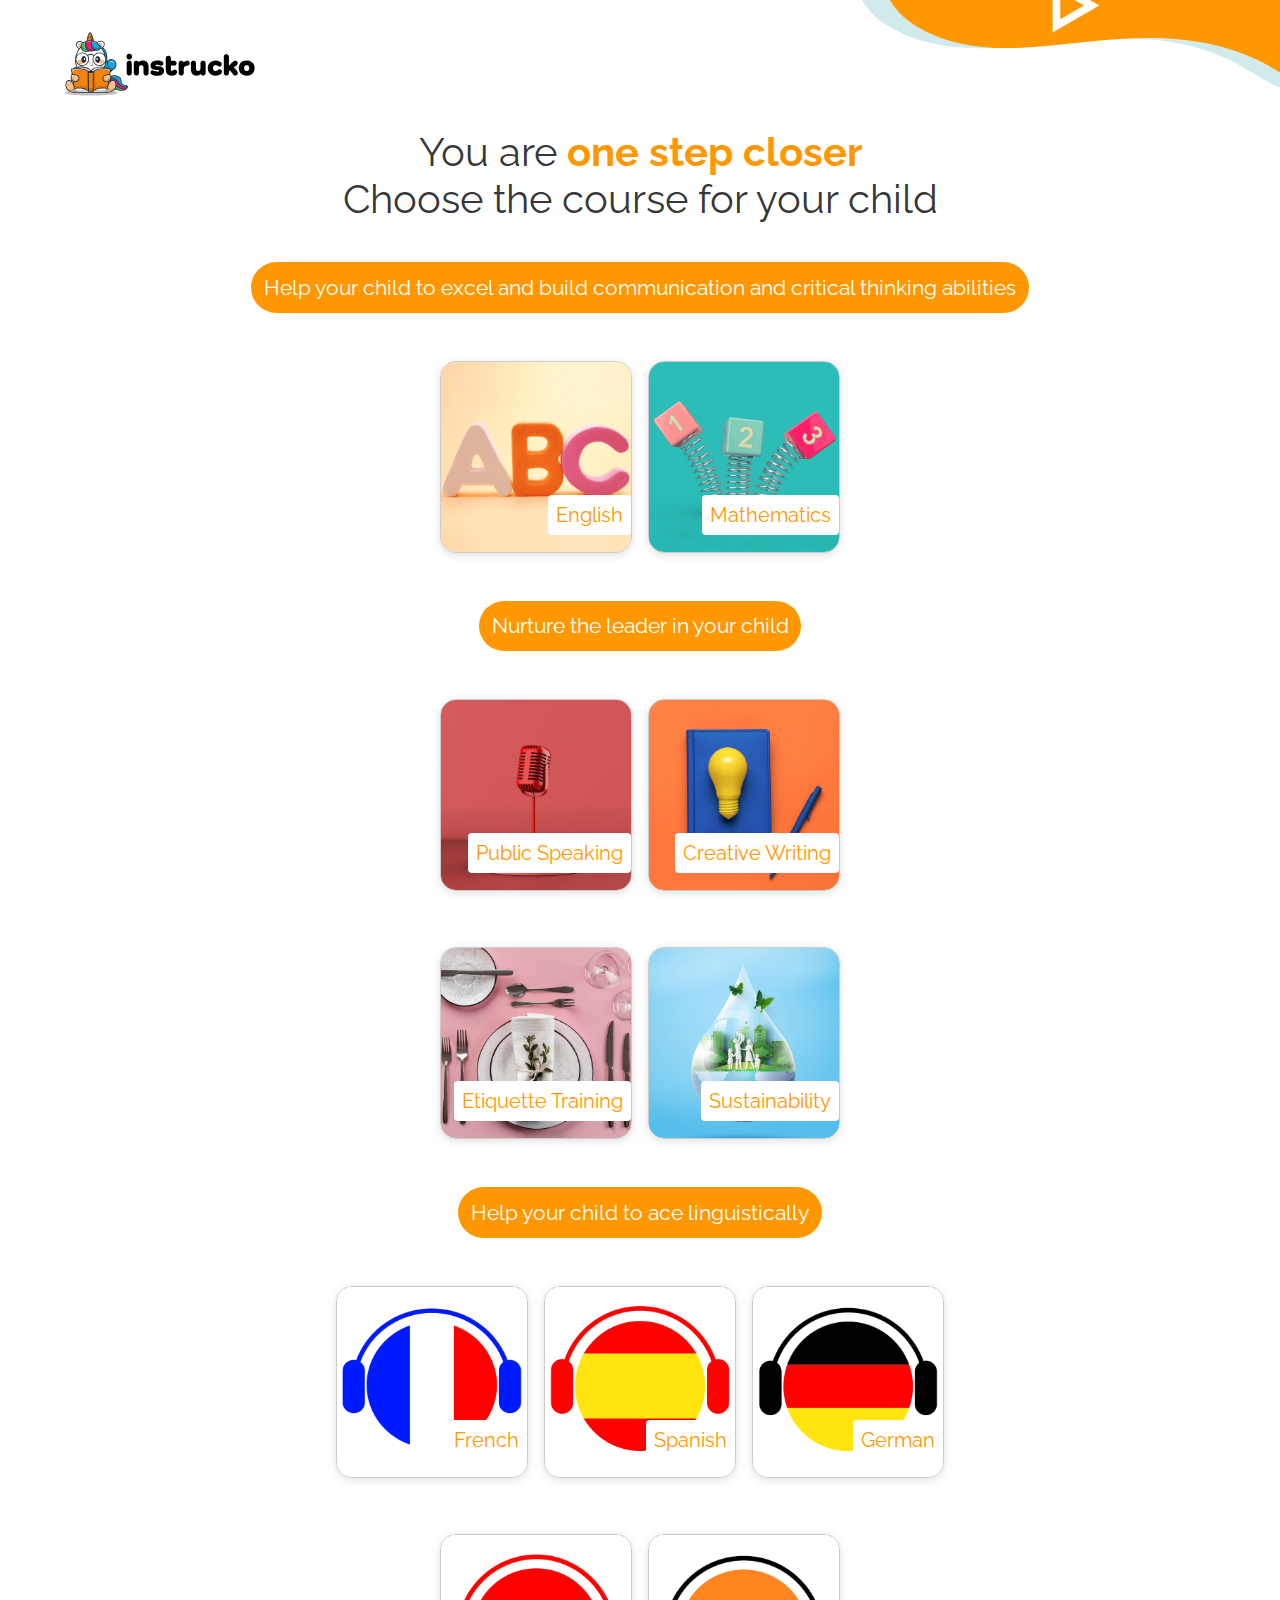
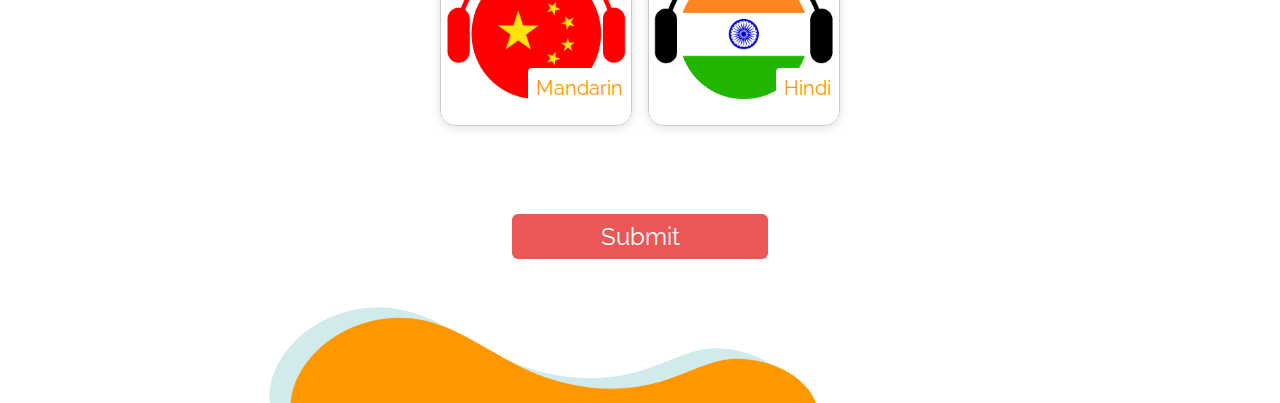
<file: courses.html>
<!DOCTYPE html>
<html lang="en">
  <head>
    <meta charset="UTF-8" />
    <meta http-equiv="X-UA-Compatible" content="IE=edge" />
    <meta
      name="viewport"
      content="width=device-width, initial-scale=1, maximum-scale=1"
    />
    <title>instrucko - Courses</title>
    <link rel="preconnect" href="https://fonts.googleapis.com" />
    <link rel="preconnect" href="https://fonts.gstatic.com" crossorigin />
    <link
      href="https://fonts.googleapis.com/css2?family=Raleway&display=swap"
      rel="stylesheet"
    />
    <link rel="stylesheet" href="./css/index.css" />
    <link rel="stylesheet" href="./css/course.css" />
  </head>
  <body>
    <nav class="navbar">
      <img src="./assets/logo.svg" alt="logo" class="logo" />
      <img
        src="./assets/topRightElement.svg"
        class="z-index-fix"
        alt="right svg"
      />
    </nav>
    <!-- random elements -->
    <!-- <img src="./assets/prop1.svg" alt="props" class="randomnumber" />
    <img src="./assets/prop2.svg" alt="props" class="randomnumber" />
    <img src="./assets/prop3.svg" alt="props" class="randomnumber" />
    <img src="./assets/prop4.svg" alt="props" class="randomnumber" />
    <img src="./assets/prop1.svg" alt="props" class="randomnumber" />
    <img src="./assets/prop2.svg" alt="props" class="randomnumber" />
    <img src="./assets/prop3.svg" alt="props" class="randomnumber" />
    <img src="./assets/prop4.svg" alt="props" class="randomnumber" />
    <img src="./assets/prop1.svg" alt="props" class="randomnumber" />
    <img src="./assets/prop2.svg" alt="props" class="randomnumber" />
    <img src="./assets/prop3.svg" alt="props" class="randomnumber" />
    <img src="./assets/prop4.svg" alt="props" class="randomnumber" />
    <img src="./assets/prop1.svg" alt="props" class="randomnumber" />
    <img src="./assets/prop2.svg" alt="props" class="randomnumber" />
    <img src="./assets/prop3.svg" alt="props" class="randomnumber" />
    <img src="./assets/prop4.svg" alt="props" class="randomnumber" />
    <img src="./assets/prop1.svg" alt="props" class="randomnumber" />
    <img src="./assets/prop2.svg" alt="props" class="randomnumber" />
    <img src="./assets/prop3.svg" alt="props" class="randomnumber" />
    <img src="./assets/prop4.svg" alt="props" class="randomnumber" />
    <img src="./assets/prop1.svg" alt="props" class="randomnumber" />
    <img src="./assets/prop2.svg" alt="props" class="randomnumber" />
    <img src="./assets/prop3.svg" alt="props" class="randomnumber" />
    <img src="./assets/prop4.svg" alt="props" class="randomnumber" /> -->
    <!-- ------ -->
    <section class="middle-section">
      <p class="courses-heading">
        You are <span>one step closer</span><br />
        Choose the course for your child
      </p>
      <section>
        <p class="bg-text">
          Help your child to excel and build communication and critical thinking
          abilities
            <div class="course-container center course-1"></div>
        </p>
      </section>

      <p class="bg-text">Nurture the leader in your child</p>
      <div class="course-container">
        <div class="center course-2"></div>
        <div class="center course-3"></div>
      </div>
      <p class="bg-text">Help your child to ace linguistically</p>
      <div class="course-container">
        <div class="course-container">
          <div class="center course-4"></div>
          <div class="center course-5"></div>
        </div>
      </div>
      <div class="center">
        <!-- <button onclick="submitCourses(this)" class="btn-submit">Submit</button> -->
        <a
          class="btn-submit center"
          onclick="submitCourses(this)"
          href="./thank-you.html"
          >Submit</a
        >
      </div>
    </section>
    <section class="bottom-last-container z-index-fix">
      <img src="./assets/bottomElement.svg" alt="bottom svg" />
    </section>
    <script src="./scripts/index.js"></script>
    <!-- <script
      src="https://code.jquery.com/jquery-3.6.0.min.js"
      integrity="sha256-/xUj+3OJU5yExlq6GSYGSHk7tPXikynS7ogEvDej/m4="
      crossorigin="anonymous"
    ></script> -->
  </body>
</html>
</file>
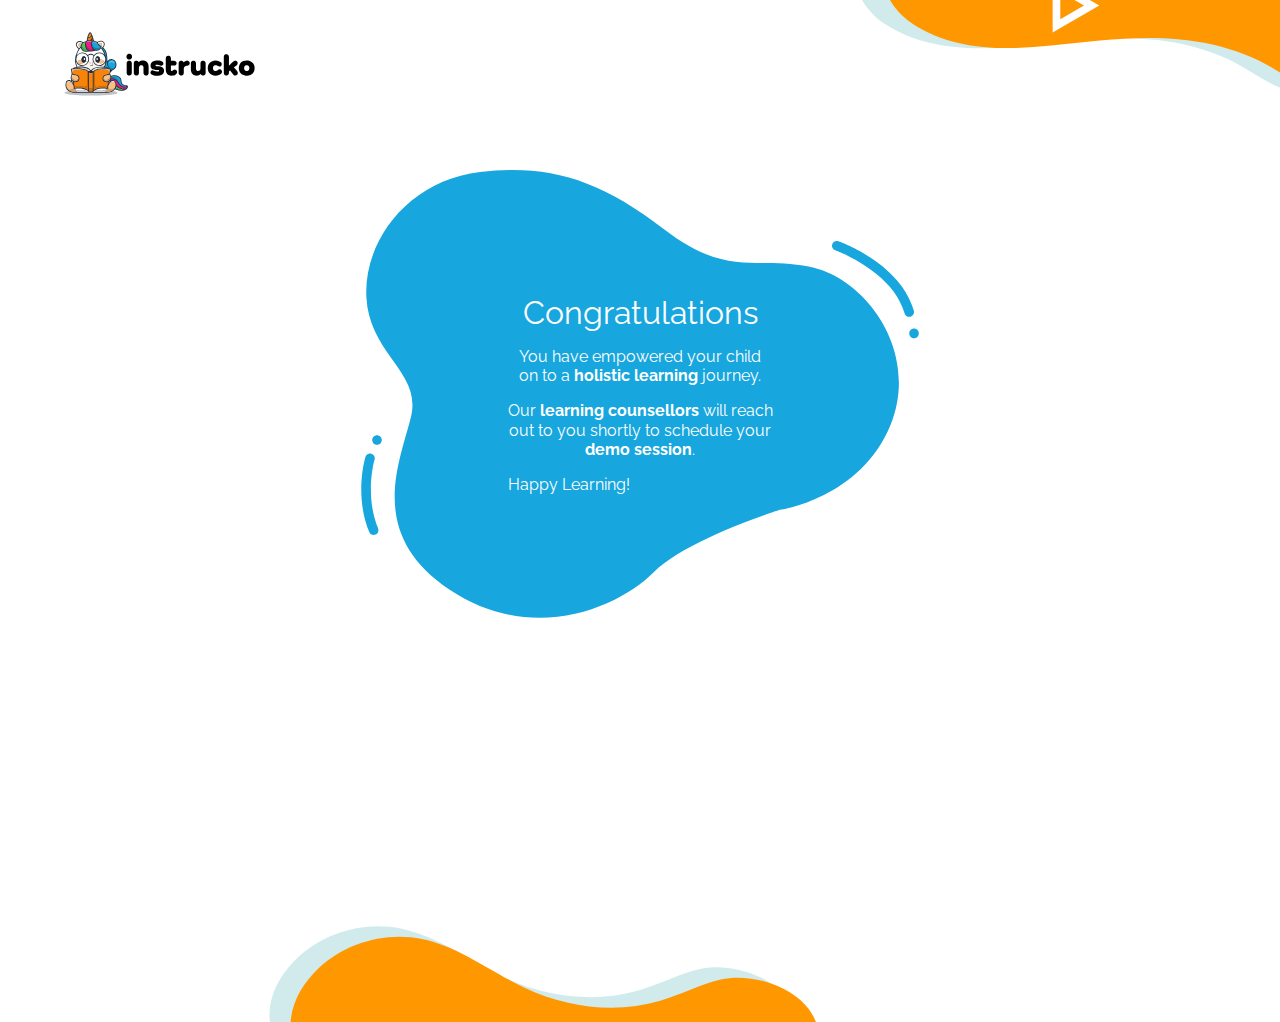
<file: thank-you.html>
<!DOCTYPE html>
<html lang="en">
  <head>
    <meta charset="UTF-8" />
    <meta http-equiv="X-UA-Compatible" content="IE=edge" />
    <meta
      name="viewport"
      content="width=device-width, initial-scale=1, maximum-scale=1"
    />
    <title>instrucko - Thank you</title>
    <link rel="preconnect" href="https://fonts.googleapis.com" />
    <link rel="preconnect" href="https://fonts.gstatic.com" crossorigin />
    <link
      href="https://fonts.googleapis.com/css2?family=Raleway&display=swap"
      rel="stylesheet"
    />
    <link rel="stylesheet" href="./css/index.css" />
    <link rel="stylesheet" href="./css/thank-you.css" />
  </head>
  <body>
    <nav class="navbar">
      <img src="./assets/logo.svg" alt="logo" class="logo" />
      <img
        src="./assets/topRightElement.svg"
        class="z-index-fix"
        alt="right svg"
      />
    </nav>
    <!-- random elements -->
    <!-- <img src="./assets/prop1.svg" alt="props" class="randomnumber" />
    <img src="./assets/prop2.svg" alt="props" class="randomnumber" />
    <img src="./assets/prop3.svg" alt="props" class="randomnumber" />
    <img src="./assets/prop4.svg" alt="props" class="randomnumber" />
    <img src="./assets/prop1.svg" alt="props" class="randomnumber" />
    <img src="./assets/prop2.svg" alt="props" class="randomnumber" />
    <img src="./assets/prop3.svg" alt="props" class="randomnumber" />
    <img src="./assets/prop4.svg" alt="props" class="randomnumber" />
    <img src="./assets/prop1.svg" alt="props" class="randomnumber" />
    <img src="./assets/prop2.svg" alt="props" class="randomnumber" />
    <img src="./assets/prop3.svg" alt="props" class="randomnumber" />
    <img src="./assets/prop4.svg" alt="props" class="randomnumber" /> -->
    <!-- ------ -->
    <section class="middle-section">
      <div class="middle-container hide-middle-container">
        <img
          class="middle-svg z-index-fix"
          src="./assets/middle.svg"
          alt="middle svg"
        />
        <div class="middle-container-text">
          <p>Congratulations</p>
          <p>
            You have empowered your child<br />on to a
            <strong>holistic learning</strong>
            journey.
          </p>
          <p>
            Our <strong>learning counsellors</strong> will reach<br />out to you
            shortly to schedule your<br /><strong>demo session</strong>.
          </p>
          <p>Happy Learning!</p>
        </div>
      </div>
      <div class="video-container-wrapper1">
        <div class="video-container flex-column video1-iframe"></div>
        <div class="middle-container">
          <img
            class="middle-svg z-index-fix"
            src="./assets/middle.svg"
            alt="middle svg"
          />
          <div class="middle-container-text">
            <p>Congratulations</p>
            <p>
              You have empowered your child<br />on to a
              <strong>holistic learning</strong>
              journey.
            </p>
            <p>
              Our <strong>learning counsellors</strong> will reach<br />out to
              you shortly to schedule your<br /><strong>demo session</strong>.
            </p>
            <p>Happy Learning!</p>
          </div>
        </div>
        <div class="video-container flex-column video2-iframe"></div>
      </div>
      <div class="video-container video3-iframe"></div>
    </section>
    <!-- <section class="render-iframe-mobile"></section> -->
    <section class="carousel-container">
      <div class="carousel">
        <!-- <iframe
          src="https://www.youtube.com/embed/QoDZ0LQsM7A"
          title="YouTube video player"
          frameborder="0"
          allow="accelerometer; autoplay; clipboard-write; encrypted-media; gyroscope; picture-in-picture"
          allowfullscreen
        ></iframe> -->
      </div>
      <div class="carousel-btn">
        <span onclick="leftSwipe(this)">
          <svg
            viewBox="0 0 24 24"
            height="28"
            width="28"
            aria-hidden="true"
            focusable="false"
            fill="currentColor"
            color="#0000008A"
            class="StyledIconBase-sc-bdy9j4 jbPeIR"
          >
            <path d="M15.41 7.41L14 6l-6 6 6 6 1.41-1.41L10.83 12z"></path>
          </svg>
        </span>
        <span onclick="rigthSwipe(this)"
          ><svg
            viewBox="0 0 24 24"
            height="28"
            width="28"
            aria-hidden="true"
            focusable="false"
            fill="currentColor"
            color="#0000008A"
            class="StyledIconBase-sc-bdy9j4 jbPeIR"
          >
            <path d="M10 6L8.59 7.41 13.17 12l-4.58 4.59L10 18l6-6z"></path>
          </svg>
        </span>
      </div>
    </section>

    <section class="bottom-last-container z-index-fix">
      <img src="./assets/bottomElement.svg" alt="bottom svg" />
    </section>
    <script src="./scripts/index.js"></script>
    <!-- <script
      src="https://code.jquery.com/jquery-3.6.0.min.js"
      integrity="sha256-/xUj+3OJU5yExlq6GSYGSHk7tPXikynS7ogEvDej/m4="
      crossorigin="anonymous"
    ></script> -->
  </body>
</html>
</file>
<file: css/index.css>
* {
  margin: 0;
  padding: 0;
  box-sizing: border-box;
  font-family: "Raleway", sans-serif;
}

body {
  position: relative;
}
.navbar {
  display: flex;
  justify-content: space-between;
  height: 6rem;
}

.logo {
  margin-top: 2rem;
  margin-left: 4rem;
  height: 4rem;
  z-index: 2;
  background: white;
}
.z-index-fix {
  z-index: 2;
}

.bottom-last-container {
  position: relative;
}
.bottom-last-container img {
  position: absolute;
  height: 6rem;
  left: 21%;
}
.middle-section {
  width: 90%;
  margin: auto;
  margin-top: 2rem;
}
.bg-text {
  background: rgb(255 152 0);
  color: white;
  text-align: center;
  width: fit-content;
  margin: auto;
  padding: 0.8rem;
  margin-top: 2.5rem;
  margin-bottom: 2.5rem;
  border-radius: 2rem;
  font-size: 1.3rem;
}
.center {
  display: flex;
  justify-content: center;
  align-items: center;
}
.right {
  display: flex;
  justify-content: flex-end;
  align-items: center;
}

.space-bw {
  display: flex;
  justify-content: space-between;
  align-items: center;
}
.space-ar {
  display: flex;
  justify-content: space-around;
  align-items: center;
}

.space-ev {
  display: flex;
  justify-content: space-evenly;
  align-items: center;
}

/* random elements */

.randomnumber {
  position: absolute;
  padding: 10px;
  width: 4.1rem;
  height: 4.1rem;
}

/* ------ */

/* responsive design */

@media only screen and (max-width: 538px) {
  .bottom-last-container img {
    height: 2rem;
  }
  .navbar img:nth-child(2) {
    height: 2rem !important;
  }
  .logo {
    margin-top: 1rem;
    margin-left: 2rem;
    height: 3rem;
    z-index: 2;
  }
  .course-container {
    width: 100% !important;
  }
  .bg-text {
    font-size: 1.1rem;
  }
}
@media only screen and (max-width: 720px) {
  .bottom-last-container img {
    height: 2.5rem;
  }
  .navbar img:nth-child(2) {
    height: 2.5rem;
  }
}
@media only screen and (max-width: 320px) {
  .navbar img:nth-child(2) {
    height: 1.5rem;
  }
}

/* for phone number library */

.iti {
  width: 100% !important;
}

.iti__country-list {
  width: 300px !important;
}
</file>
<file: css/course.css>
.courses-heading {
  font-size: 2.5rem;
  text-align: center;
  color: rgba(0, 0, 0, 0.8);
  width: fit-content;
  margin: auto;
  background: white;
}
.courses-heading span {
  font-weight: bolder;
  color: rgb(255 152 0);
}
.btn-submit {
  background: rgb(235 87 86);
  border: none;
  outline: none;
  color: white;
  font-size: 1.5rem;
  width: 16rem;
  height: 2.8rem;
  border-radius: 6px;
  margin-top: 1rem;
  text-decoration: none;
  margin-bottom: 3rem;
}

.course-container {
  width: 90%;
  margin: auto;
}

.course-card-selected {
  border: 4px solid rgb(235 87 86) !important;
}

.course-card {
  display: flex;
  position: relative;
  height: 12rem;
  width: 12rem;
  border: 1px solid rgba(0, 0, 0, 0.2);
  border-radius: 1rem;
  overflow: hidden;
  box-shadow: rgb(99 99 99 / 20%) 0px 2px 8px 0px;
  margin: 0.5rem;
}
.course-card * {
  pointer-events: none;
}
.course-card img:nth-child(2) {
  border-radius: 8px;
  width: 100%;
  object-fit: cover;
  position: absolute;
  height: 100%;
}
.tick_add {
  display: none;
  position: absolute;
  z-index: 111;
  width: 2rem;
  height: 2rem;
  left: 7px;
  top: 6px;
}
.course-triangle {
  display: none;
  width: 13rem;
  height: 100%;
  transform: rotate(45deg);
  background-color: white;
  border-radius: 1rem;
  z-index: 10;
  position: absolute;
}
.course-card-content {
  position: absolute;
  display: flex;
  right: 0;
  width: 65%;
  height: 100%;
}
.content-course {
  z-index: 111;
  width: 70%;
  position: absolute;
  right: 0;
  /* background: white; */
  height: 100%;
  display: flex;
  flex-direction: column;
  justify-content: center;
  padding: 0.4rem;
}
.content-course p {
  line-height: 1.2;
  font-size: 0.95rem;
}
.content-course p:nth-child(1) {
  font-size: 1.5rem;
  color: rgb(255 152 0);
  margin-bottom: 0.3rem;
}
.course-title {
  position: absolute;
  color: #ff9800;
  background: white;
  padding: 0.5rem;
  font-size: 1.25rem;
  border-radius: 4px;
  bottom: 17px;
  right: 0;
}
/* responsive design */

.course-1,
.course-2,
.course-3,
.course-4,
.course-5 {
  flex-wrap: wrap;
}

@media only screen and (max-width: 538px) {
  .courses-heading {
    font-size: 2rem;
  }
  .course-triangle {
    width: 13rem;
    height: 100%;
    transform: rotate(33deg);
    background-color: white;
    border-radius: 1rem;
    z-index: 10;
    position: absolute;
    bottom: -15px;
    right: 25px;
  }
  .course-card {
    height: 8rem;
    width: 8rem;
  }
  .course-title {
    font-size: 0.8rem;
  }
  /* .course-card img {
    border-radius: 8px;
    width: 55%;
    object-fit: cover;
    position: absolute;
    height: 100%;
    right: 154px;
  } */
}
.first {
  width: 30%;
  display: inline-grid;
  margin-left: 50px;
}
.second {
  width: 30%;
  display: inline-grid;
}
.third {
  width: 30%;
  display: inline-grid;
}
.sub{
  width: 80%;
  margin: auto;

}
.sec {
    width: 80%;
margin: auto;
margin-top: 62px;
}
.lang {
  width: 80%;
margin: auto;
  margin-top: 62px;
}
.center {
  margin-top: 40px;
}
</file>
<file: css/thank-you.css>
.flex-column {
  flex-direction: column !important;
}

.video-container {
  display: flex;
  justify-content: center;
}
.video-container iframe {
  width: 250px;
  height: 250px;
  border-radius: 12px;
  margin: 0.5rem;
}
.video-container-wrapper1 {
  display: flex;
  justify-content: space-between;
}
.middle-container {
  display: grid;
  place-items: center;
  position: relative;
}
.middle-container-text {
  position: absolute;
  color: white;
  z-index: 2;
}

.middle-container-text p:nth-child(1) {
  font-size: 3rem;
  text-align: center;
  margin-bottom: 1rem;
}
.middle-container-text p:nth-child(2),
p:nth-child(3) {
  font-size: 1.2rem;
  text-align: center;
  margin-bottom: 1rem;
  line-height: 1.2;
}
.middle-container-text p:nth-child(4) {
  font-size: 2rem;
  line-height: 1.2;
}

.middle-svg {
  width: 90%;
  z-index: 1;
}
.hide-middle-container {
  display: none;
}

/* responsive design */

@media only screen and (max-width: 1316px) {
  .middle-container-text p:nth-child(1) {
    font-size: 2rem;
  }
  .middle-container-text p:nth-child(2),
  p:nth-child(3) {
    font-size: 1rem;
  }
  .middle-container-text p:nth-child(4) {
    font-size: 1rem;
  }
}
@media only screen and (max-width: 1114px) {
  .middle-container-text p:nth-child(1) {
    font-size: 2rem;
  }
  .middle-container-text p:nth-child(2),
  p:nth-child(3) {
    font-size: 1rem;
  }
  .middle-container-text p:nth-child(4) {
    font-size: 1rem;
  }
  .middle-container {
    display: none;
  }
  .hide-middle-container {
    display: flex;
    justify-content: center;
  }
  .video-container-wrapper1 {
    justify-content: center;
    flex-wrap: wrap;
  }
  .video-container {
    flex-wrap: wrap;
  }
}
@media only screen and (max-width: 508px) {
  .middle-container-text p:nth-child(1) {
    font-size: 1.5rem;
  }
  .middle-container-text p:nth-child(2),
  p:nth-child(3) {
    font-size: 0.9rem;
  }
  .middle-container-text p:nth-child(4) {
    font-size: 0.9rem;
  }
  .middle-svg {
    width: 100%;
  }
  .middle-container-text {
    bottom: 34px;
  }
}
@media only screen and (max-width: 430px) {
  /* .video-container iframe {
    width: 100%;
    height: 12rem;
    border-radius: 12px;
    margin: 0.2rem;
  }
  .video-container-wrapper1 {
    display: unset;
  } */
  .video-container {
    display: none;
  }
  .render-iframe-mobile {
    display: flex;
    justify-content: center;
  }
  .render-iframe-mobile div:nth-child(1) {
    display: flex;
    overflow-y: scroll;
  }
  .render-iframe-mobile div div {
    margin: 0.5rem;
  }
  .render-iframe-mobile iframe {
    border-radius: 8px;
    height: 15rem;
  }
  .middle-container-text {
    bottom: 63px;
    left: 51px;
  }
  .render-iframe-mobile::-webkit-scrollbar {
    display: none;
  }
}

@media only screen and (max-width: 400px) {
  .middle-container-text {
    bottom: 34px !important;
  }
}

/* carousle container */

.carousel-container {
  display: none;
  flex-direction: column;
  justify-content: center;
  align-items: center;
}
.carousel-container div {
  width: 90%;
}
.carousel {
  width: 100%;
  display: flex;
  justify-content: center;
  align-items: center;
  margin-top: 1rem;
  margin-bottom: 1rem;
}
.carousel iframe {
  border-radius: 8px;
  width: 100%;
  height: 250px;
}
.carousel-btn {
  display: flex;
  justify-content: space-evenly;
  margin-bottom: 2rem;
  width: 50% !important;
}
.carousel-btn span {
  display: flex;
  flex-direction: column;
  padding: 0px;
  -webkit-box-align: center;
  align-items: center;
  -webkit-box-pack: center;
  justify-content: center;
  height: 32px;
  width: 32px;
  border-radius: 50%;
  background: rgb(247, 247, 250);
  box-shadow: rgb(0 0 0 / 30%) 0px 4px;
  transition: all 0.2s ease 0s;
  border: 2px solid rgba(0, 0, 0, 0.3);
  margin-right: 1rem;
}
/* .carousel-btn span:hover {
  box-shadow: none !important;
} */

.carousel-btn-pressed {
  box-shadow: none !important;
}

@media only screen and (max-width: 430px) {
  .carousel-container {
    display: flex;
  }
}
/* -------------- */
</file>
